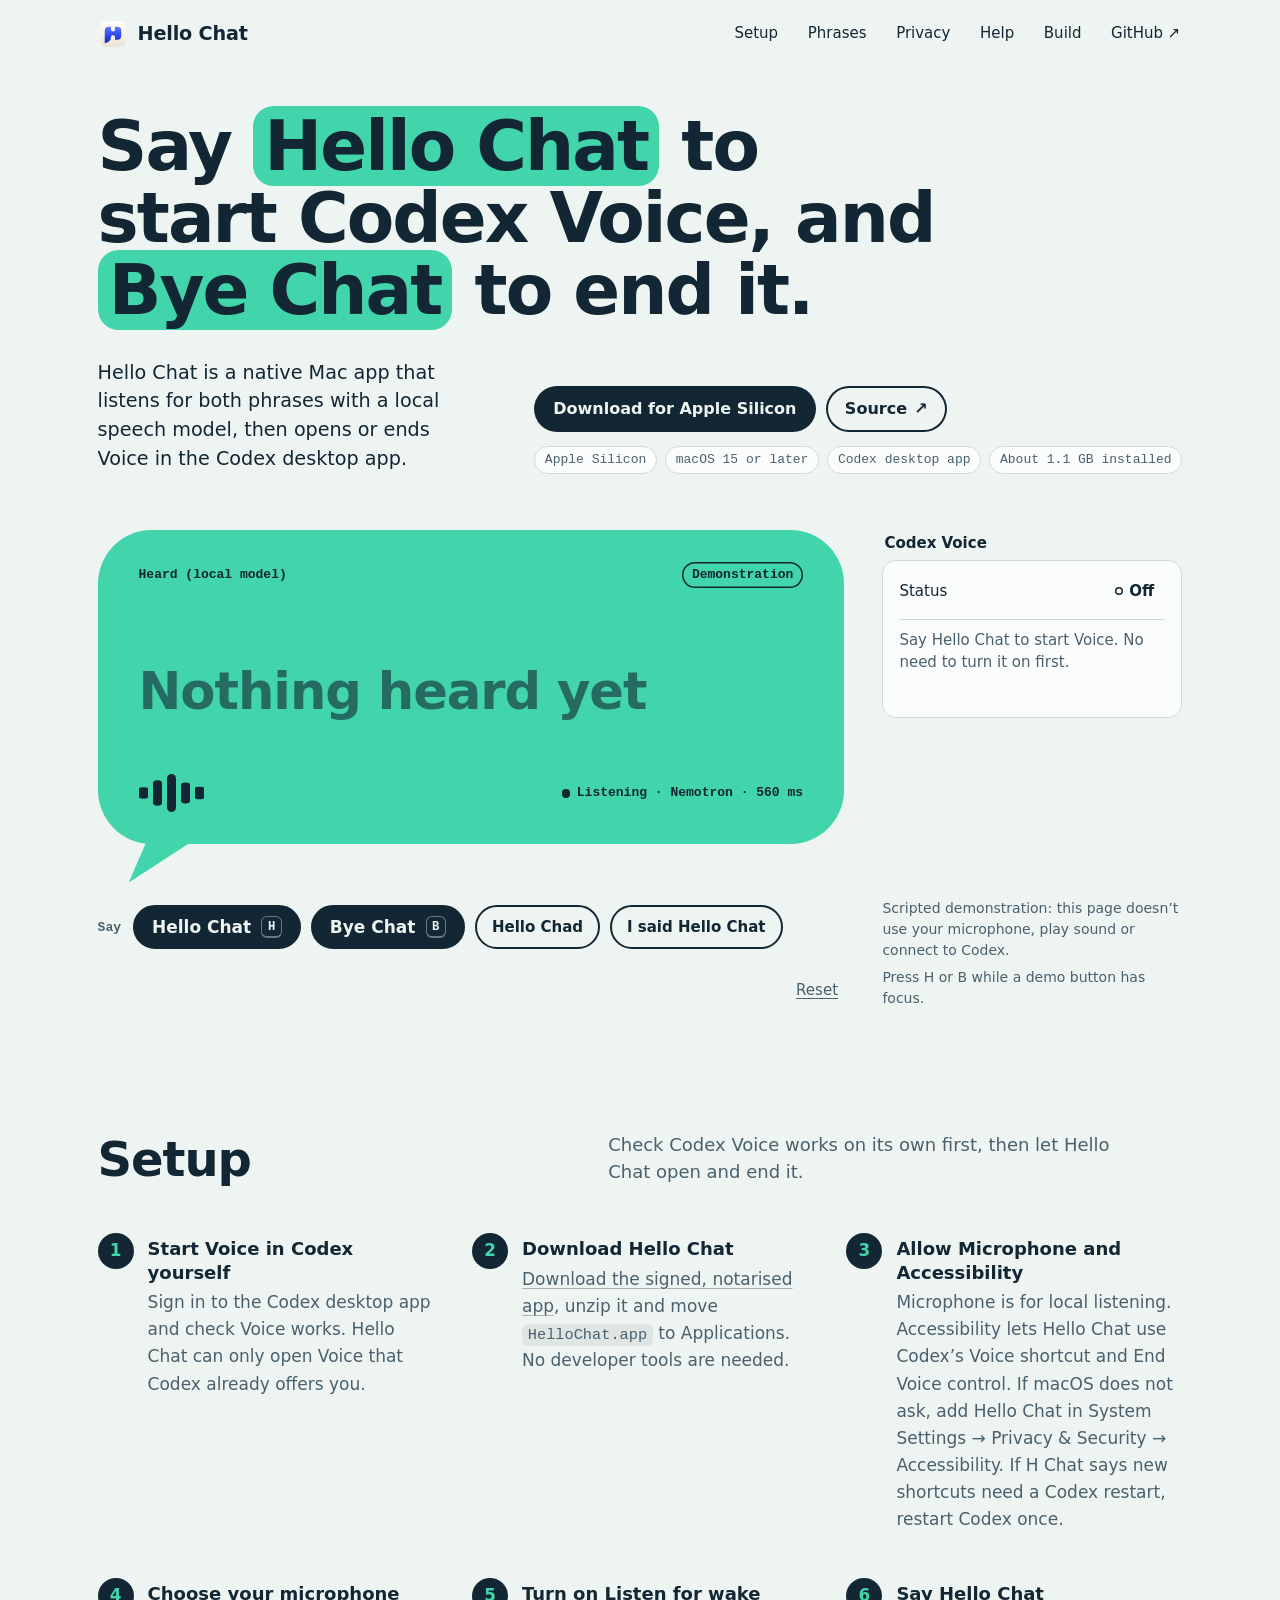
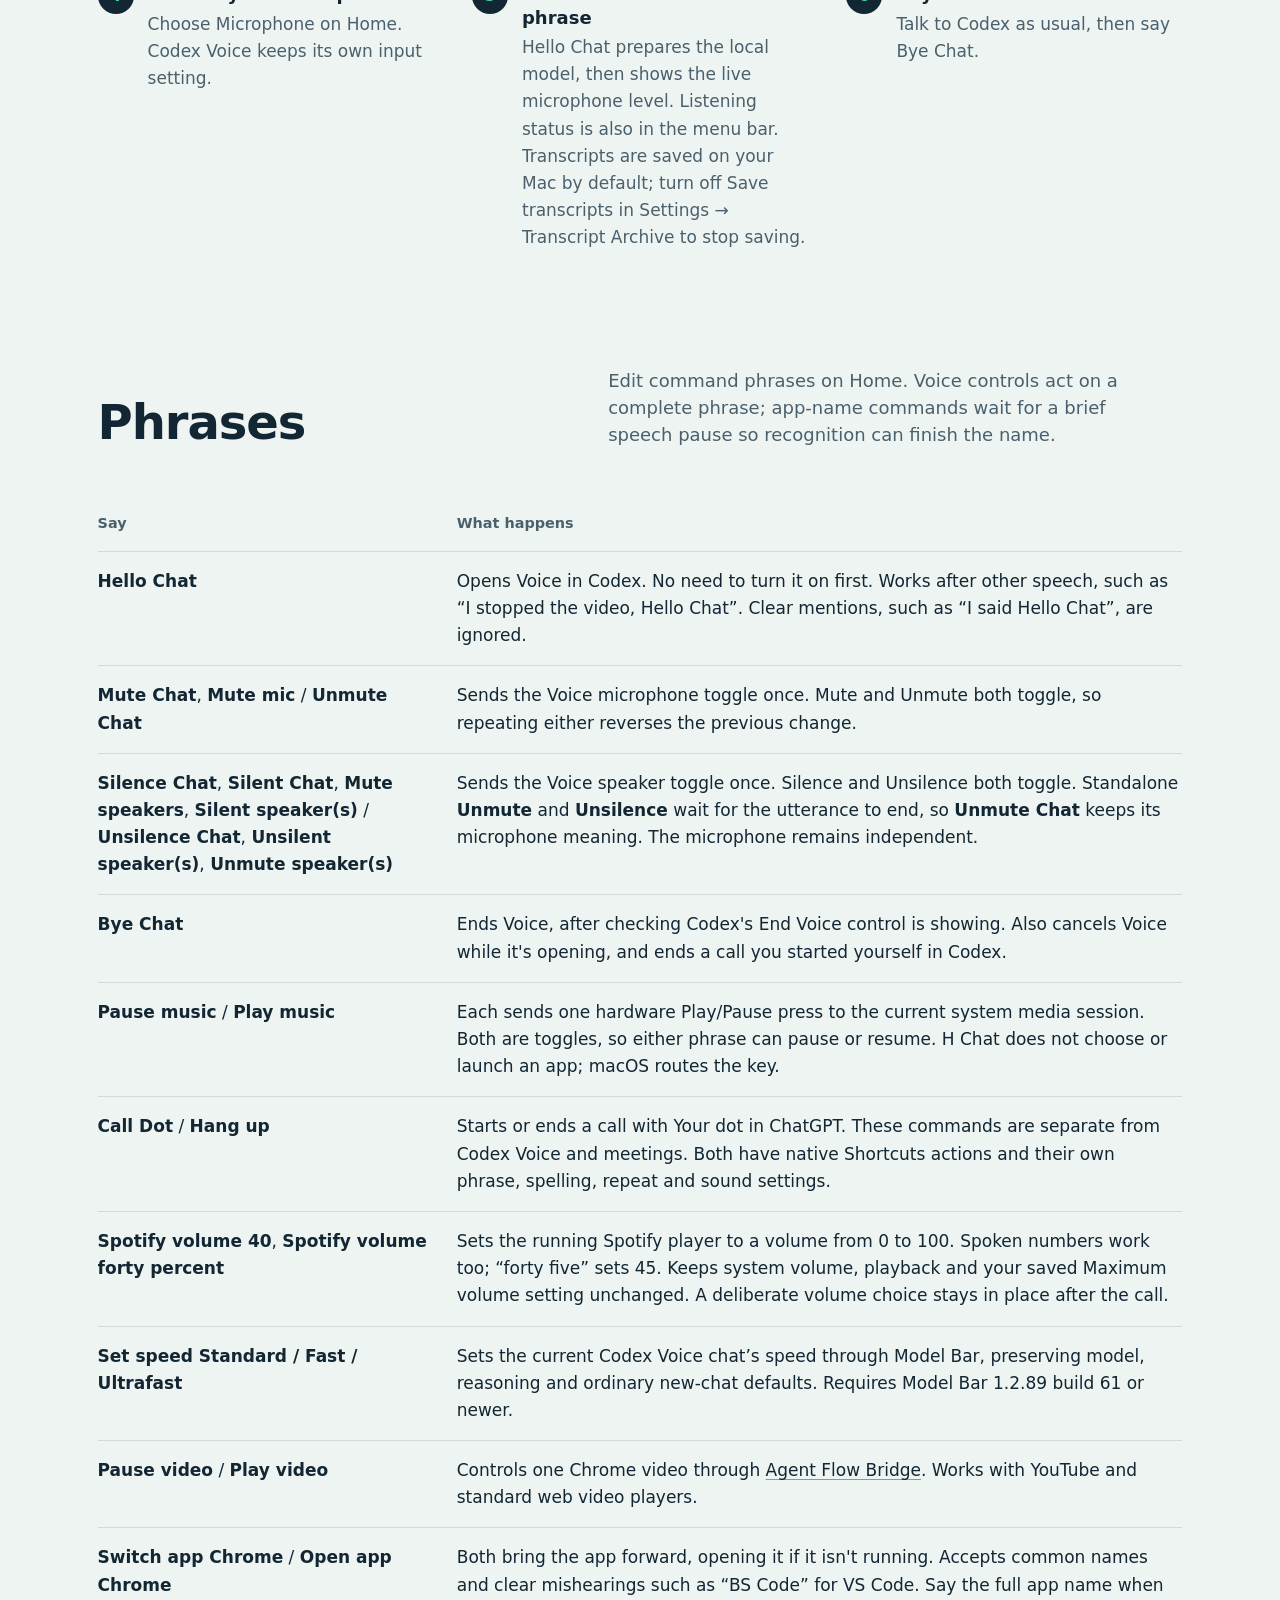
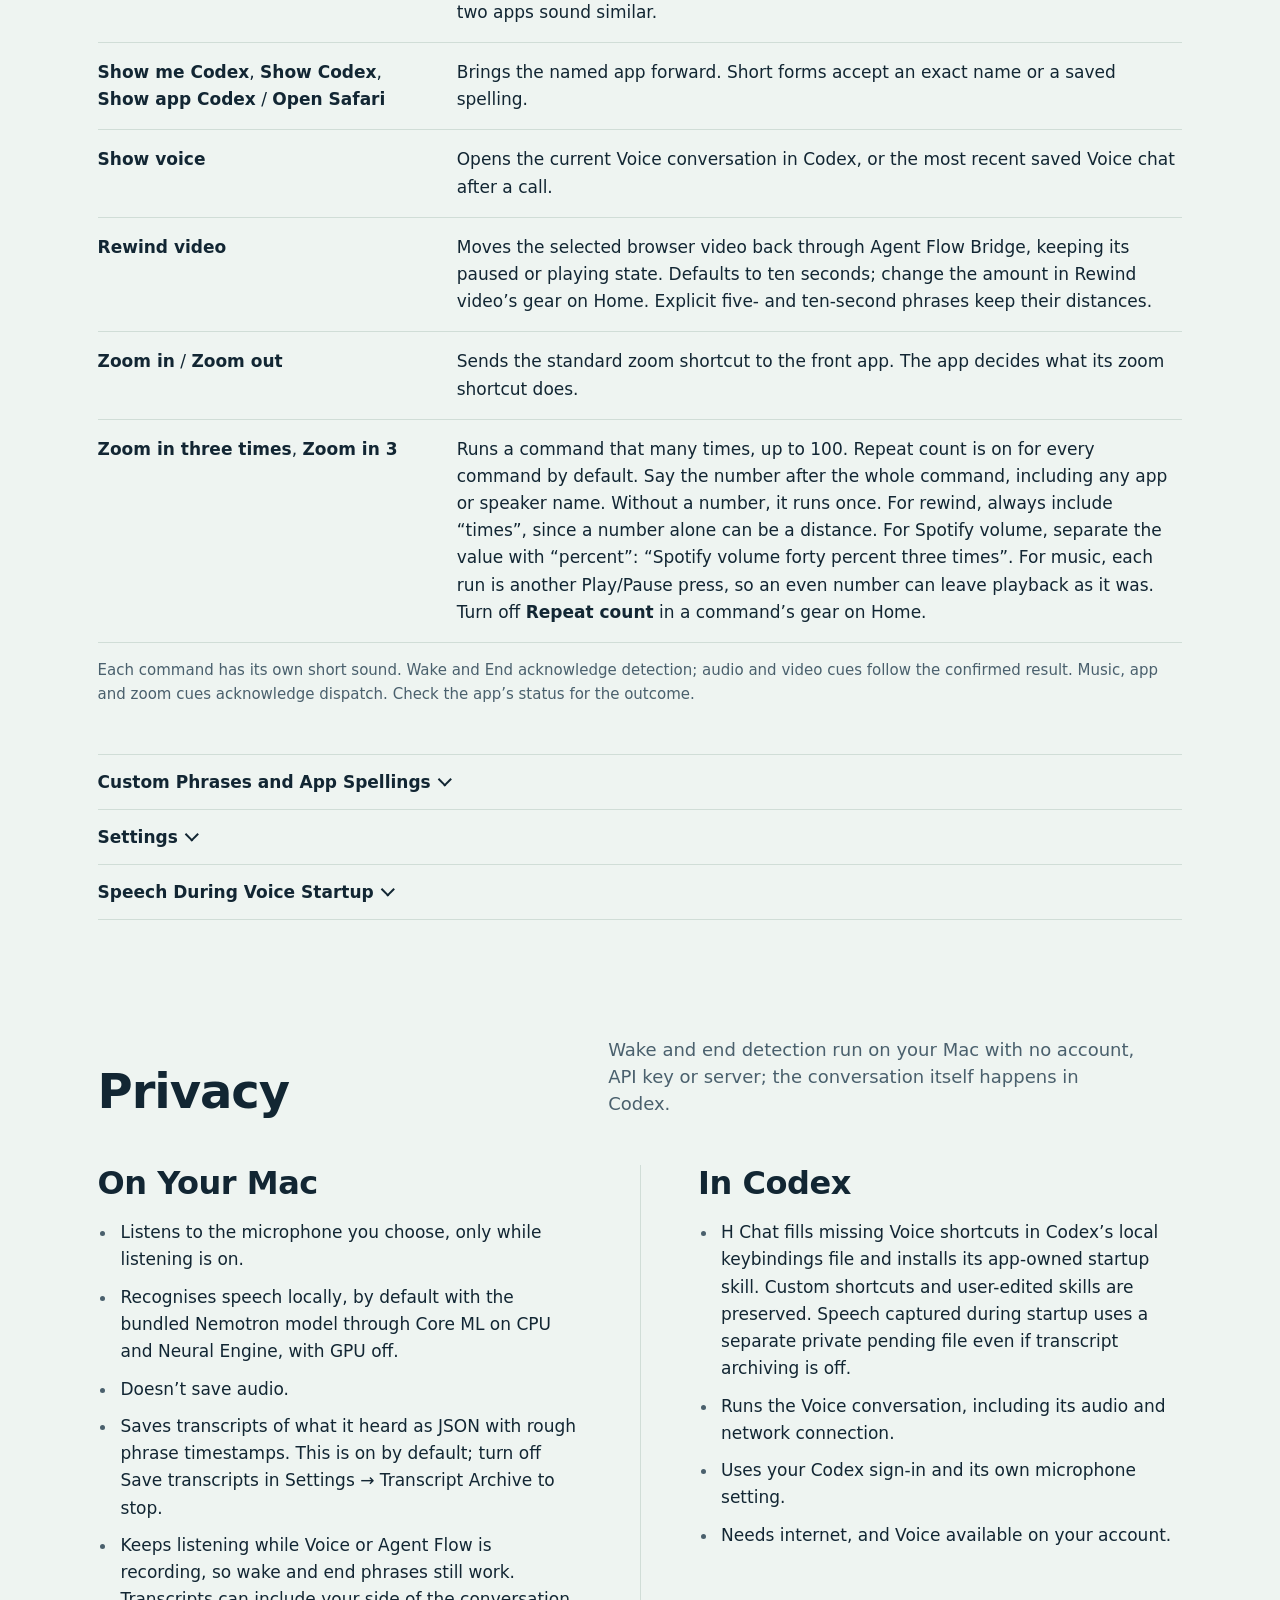
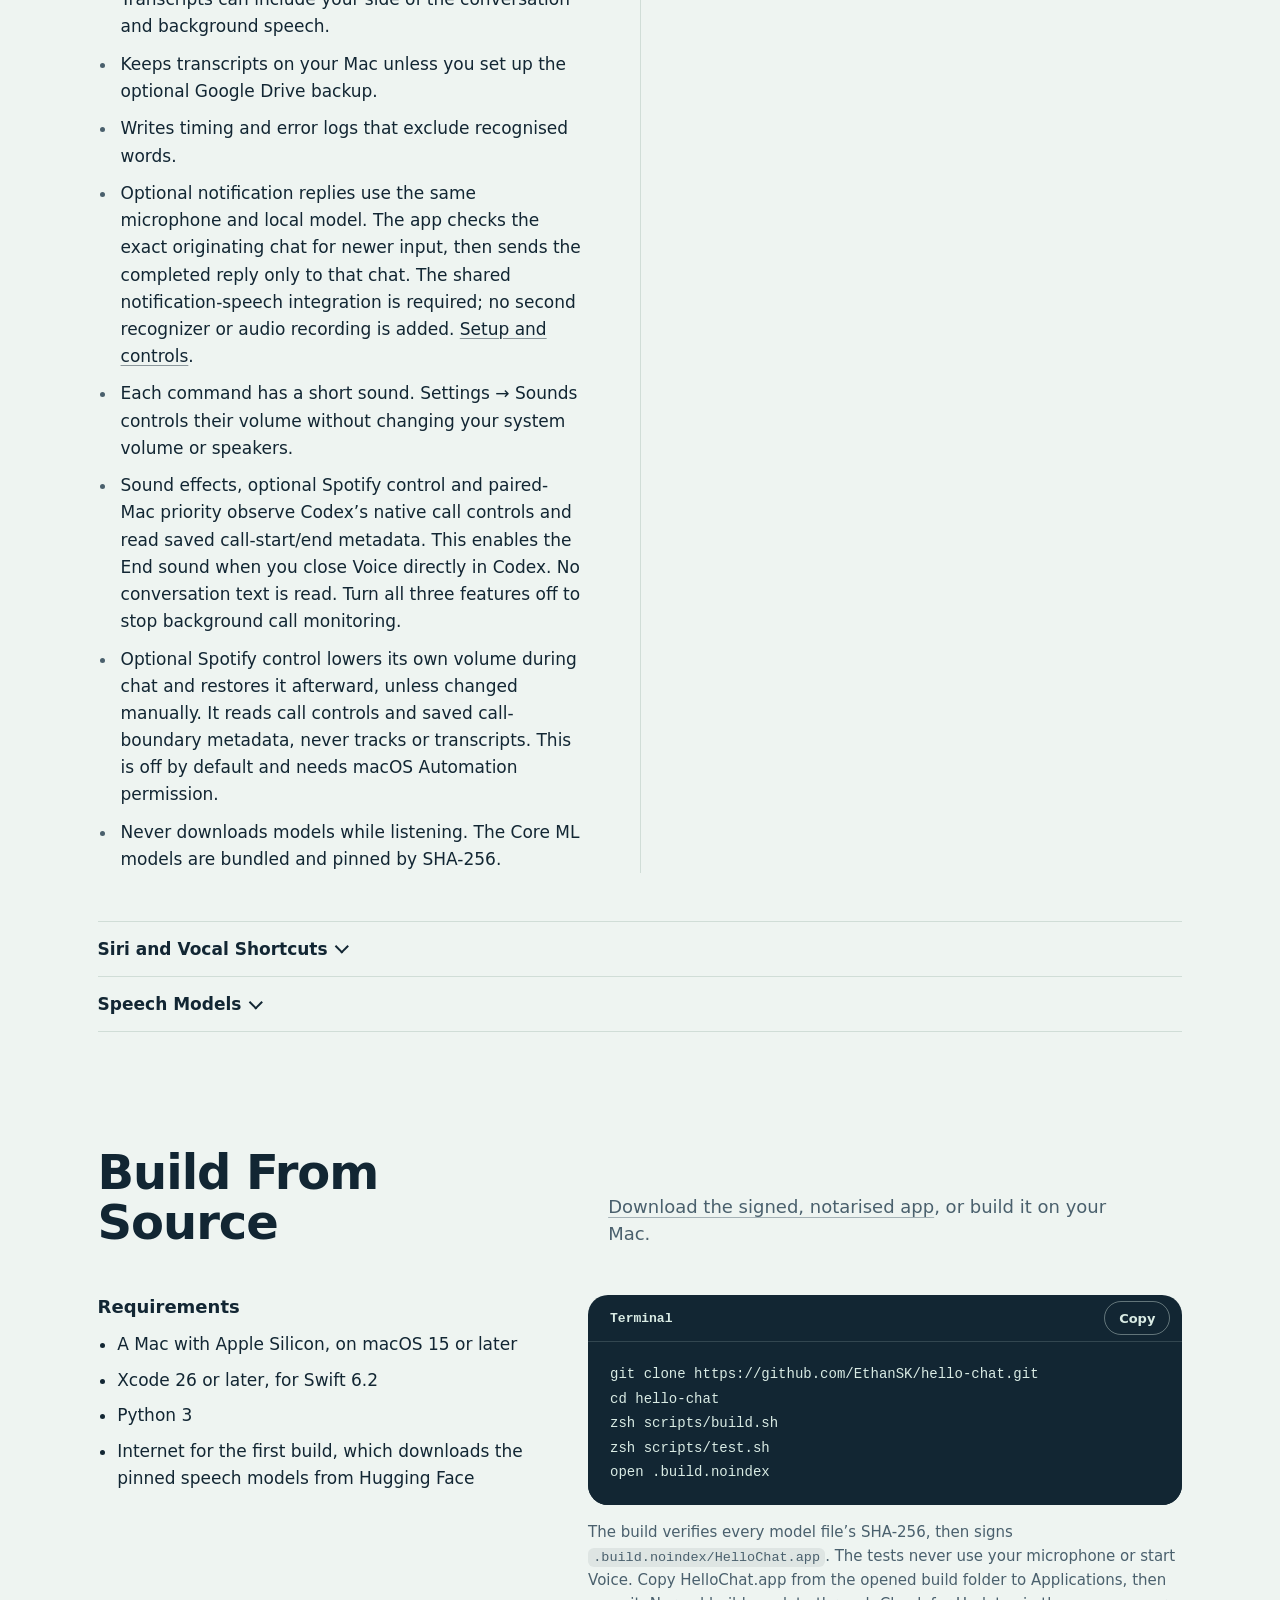
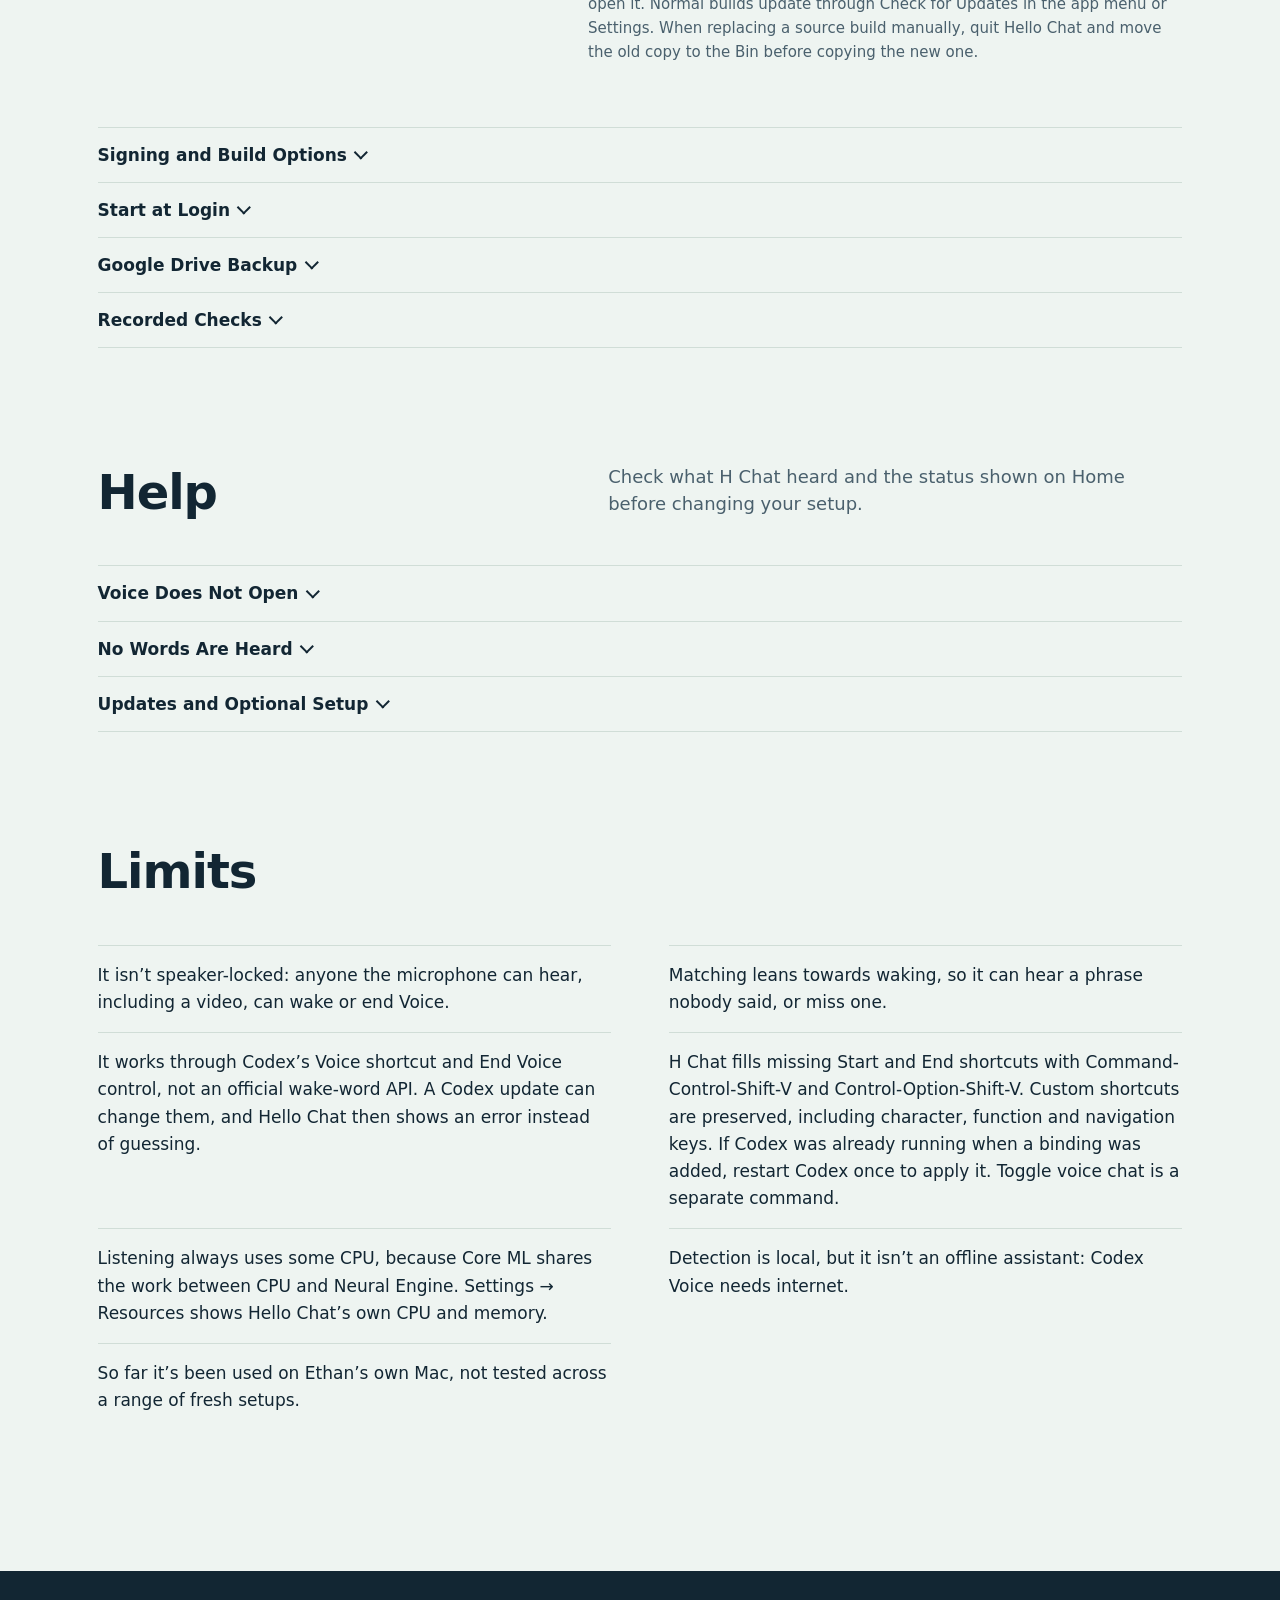
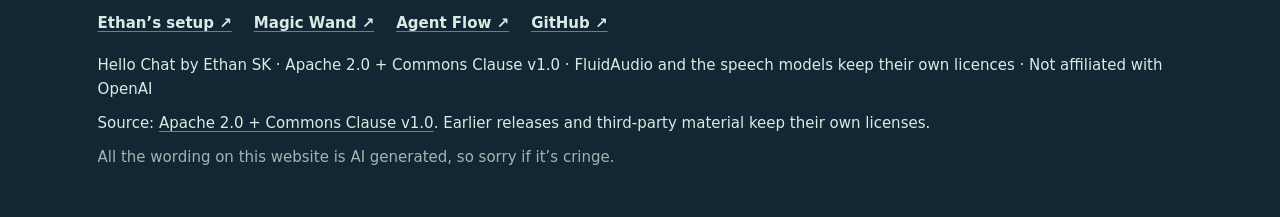
<file: docs/index.html>
<!DOCTYPE html>
<html lang="en-GB">
<head>
  <meta charset="utf-8">
  <meta name="viewport" content="width=device-width, initial-scale=1, viewport-fit=cover">
  <title>Hello Chat</title>
  <meta name="description" content="Say Hello Chat to start Codex Voice, and Bye Chat to end it. A native Mac app that hears both phrases with a local speech model.">
  <meta name="theme-color" content="#eef4f1">
  <meta name="color-scheme" content="light">
  <meta property="og:type" content="website">
  <meta property="og:site_name" content="Hello Chat">
  <meta property="og:title" content="Hello Chat">
  <meta property="og:description" content="Say Hello Chat to start Codex Voice, and Bye Chat to end it. A native Mac app that hears both phrases with a local speech model.">
  <meta property="og:url" content="https://ethansk.github.io/hello-chat/">
  <meta property="og:locale" content="en_GB">
  <meta property="og:image" content="https://ethansk.github.io/hello-chat/og.png?v=08cf58c55eed">
  <meta property="og:image:width" content="1200">
  <meta property="og:image:height" content="630">
  <meta property="og:image:alt" content="Hello Chat: Say Hello Chat to start Codex Voice, and Bye Chat to end it.">
  <meta name="twitter:card" content="summary_large_image">
  <meta name="twitter:title" content="Hello Chat">
  <meta name="twitter:description" content="Say Hello Chat to start Codex Voice, and Bye Chat to end it. A native Mac app that hears both phrases with a local speech model.">
  <meta name="twitter:image" content="https://ethansk.github.io/hello-chat/og.png?v=08cf58c55eed">
  <link rel="canonical" href="https://ethansk.github.io/hello-chat/">
  <link rel="icon" href="./icon.svg?v=48b868c9f8e2" type="image/svg+xml">
  <link rel="apple-touch-icon" href="./app-icon.png?v=42c96d409937">
  <link rel="manifest" href="./site.webmanifest?v=8848f0511f04">
  <link rel="stylesheet" href="./styles.css?v=803b363af338">
  <script src="./script.js?v=fcedaaccdd84" defer></script>
</head>
<body>
  <a class="skip-link" href="#main">Skip to content</a>

  <header class="topbar">
    <a class="brand" href="./"><img src="./icon.svg?v=48b868c9f8e2" width="30" height="30" alt="">Hello Chat</a>
    <nav class="topnav" aria-label="Sections">
      <a href="#setup">Setup</a>
      <a href="#phrases">Phrases</a>
      <a href="#privacy">Privacy</a>
      <a href="#help">Help</a>
      <a href="#build">Build</a>
      <a class="external" href="https://github.com/EthanSK/hello-chat">GitHub <span aria-hidden="true">↗</span></a>
    </nav>
  </header>

  <main id="main">
    <section class="hero" aria-labelledby="title">
      <div class="hero-head">
        <h1 id="title">Say <span class="phrase">Hello Chat</span> to start Codex Voice, and <span class="phrase">Bye Chat</span> to end it.</h1>
        <p class="lead">Hello Chat is a native Mac app that listens for both phrases with a local speech model, then opens or ends Voice in the Codex desktop app.</p>
        <div class="hero-actions">
          <p class="actions">
            <a class="button" href="https://github.com/EthanSK/hello-chat/releases/latest/download/HelloChat-macOS-arm64.zip">Download for Apple Silicon</a>
            <a class="button button-quiet" href="https://github.com/EthanSK/hello-chat">Source <span aria-hidden="true">↗</span></a>
          </p>
          <ul class="needs" aria-label="Requirements">
            <li>Apple Silicon</li>
            <li>macOS 15 or later</li>
            <li>Codex desktop app</li>
            <li>About 1.1 GB installed</li>
          </ul>
        </div>
      </div>

      <section class="demo" id="demo" data-voice="off" aria-labelledby="demo-title" aria-describedby="demo-boundary">
        <h2 class="sr-only" id="demo-title">Demonstration</h2>

        <div class="bubble speech">
          <div class="bubble-head">
            <p class="bubble-label">Heard (local model)</p>
            <p class="demo-tag">Demonstration</p>
          </div>
          <p class="heard" id="heard"><span class="heard-empty">Nothing heard yet</span></p>
          <p class="heard-note" id="heard-note"></p>
          <div class="bubble-foot">
            <div class="meter" id="meter" aria-hidden="true">
              <span></span><span></span><span></span><span></span><span></span>
            </div>
            <p class="cue" id="cue" aria-hidden="true"></p>
            <p class="listening"><span class="listen-dot" aria-hidden="true"></span>Listening · Nemotron · 560 ms</p>
          </div>
        </div>

        <section class="voice-panel" aria-labelledby="voice-title">
          <h3 class="form-title" id="voice-title">Codex Voice</h3>
          <div class="form-group">
            <p class="form-row"><span>Status</span><span class="status"><span class="status-dot" aria-hidden="true"></span><span id="voice-status">Off</span></span></p>
            <p class="form-note" id="voice-hint">Say Hello Chat to start Voice. No need to turn it on first.</p>
            <p class="form-note form-event" id="voice-event"></p>
          </div>
        </section>

        <div class="say" role="group" aria-labelledby="say-label">
          <span class="say-label" id="say-label">Say</span>
          <button type="button" class="say-button primary" data-say="hello" aria-keyshortcuts="H">Hello Chat <kbd aria-hidden="true">H</kbd></button>
          <button type="button" class="say-button primary" data-say="bye" aria-keyshortcuts="B">Bye Chat <kbd aria-hidden="true">B</kbd></button>
          <button type="button" class="say-button" data-say="alias">Hello Chad</button>
          <button type="button" class="say-button" data-say="mention">I said Hello Chat</button>
          <button type="button" class="reset" id="reset">Reset</button>
        </div>

        <div class="boundary" id="demo-boundary">
          <p>Scripted demonstration: this page doesn’t use your microphone, play sound or connect to Codex.</p>
          <p>Press H or B while a demo button has focus.</p>
          <noscript><p>Turn on JavaScript to try the demonstration.</p></noscript>
        </div>
        <p class="sr-only" id="announcer" aria-live="polite"></p>
      </section>
    </section>

    <section class="section" id="setup" aria-labelledby="setup-title">
      <div class="section-head">
        <h2 id="setup-title">Setup</h2>
        <p class="section-lead">Check Codex Voice works on its own first, then let Hello Chat open and end it.</p>
      </div>
      <ol class="steps">
        <li>
          <span class="step-num">1</span>
          <p class="step-title">Start Voice in Codex yourself</p>
          <p class="step-text">Sign in to the Codex desktop app and check Voice works. Hello Chat can only open Voice that Codex already offers you.</p>
        </li>
        <li>
          <span class="step-num">2</span>
          <p class="step-title">Download Hello Chat</p>
          <p class="step-text"><a href="https://github.com/EthanSK/hello-chat/releases/latest">Download the signed, notarised app</a>, unzip it and move <code>HelloChat.app</code> to Applications. No developer tools are needed.</p>
        </li>
        <li>
          <span class="step-num">3</span>
          <p class="step-title">Allow Microphone and Accessibility</p>
          <p class="step-text">Microphone is for local listening. Accessibility lets Hello Chat use Codex’s Voice shortcut and End Voice control. If macOS does not ask, add Hello Chat in System Settings → Privacy &amp; Security → Accessibility. If H Chat says new shortcuts need a Codex restart, restart Codex once.</p>
        </li>
        <li>
          <span class="step-num">4</span>
          <p class="step-title">Choose your microphone</p>
          <p class="step-text">Choose Microphone on Home. Codex Voice keeps its own input setting.</p>
        </li>
        <li>
          <span class="step-num">5</span>
          <p class="step-title">Turn on Listen for wake phrase</p>
          <p class="step-text">Hello Chat prepares the local model, then shows the live microphone level. Listening status is also in the menu bar. Transcripts are saved on your Mac by default; turn off Save transcripts in Settings → Transcript Archive to stop saving.</p>
        </li>
        <li>
          <span class="step-num">6</span>
          <p class="step-title">Say Hello Chat</p>
          <p class="step-text">Talk to Codex as usual, then say Bye Chat.</p>
        </li>
      </ol>
    </section>

    <section class="section" id="phrases" aria-labelledby="phrases-title">
      <div class="section-head">
        <h2 id="phrases-title">Phrases</h2>
        <p class="section-lead">Edit command phrases on Home. Voice controls act on a complete phrase; app-name commands wait for a brief speech pause so recognition can finish the name.</p>
      </div>
      <!-- README:commands:start -->
<div class="reference-scroll"><table class="reference-table"><thead><tr><th scope="col">Say</th><th scope="col">What happens</th></tr></thead><tbody>
<tr><td><strong>Hello Chat</strong></td><td>Opens Voice in Codex. No need to turn it on first. Works after other speech, such as “I stopped the video, Hello Chat”. Clear mentions, such as “I said Hello Chat”, are ignored.</td></tr>
<tr><td><strong>Mute Chat</strong>, <strong>Mute mic</strong> / <strong>Unmute Chat</strong></td><td>Sends the Voice microphone toggle once. Mute and Unmute both toggle, so repeating either reverses the previous change.</td></tr>
<tr><td><strong>Silence Chat</strong>, <strong>Silent Chat</strong>, <strong>Mute speakers</strong>, <strong>Silent speaker(s)</strong> / <strong>Unsilence Chat</strong>, <strong>Unsilent speaker(s)</strong>, <strong>Unmute speaker(s)</strong></td><td>Sends the Voice speaker toggle once. Silence and Unsilence both toggle. Standalone <strong>Unmute</strong> and <strong>Unsilence</strong> wait for the utterance to end, so <strong>Unmute Chat</strong> keeps its microphone meaning. The microphone remains independent.</td></tr>
<tr><td><strong>Bye Chat</strong></td><td>Ends Voice, after checking Codex&#x27;s End Voice control is showing. Also cancels Voice while it&#x27;s opening, and ends a call you started yourself in Codex.</td></tr>
<tr><td><strong>Pause music</strong> / <strong>Play music</strong></td><td>Each sends one hardware Play/Pause press to the current system media session. Both are toggles, so either phrase can pause or resume. H Chat does not choose or launch an app; macOS routes the key.</td></tr>
<tr><td><strong>Call Dot</strong> / <strong>Hang up</strong></td><td>Starts or ends a call with Your dot in ChatGPT. These commands are separate from Codex Voice and meetings. Both have native Shortcuts actions and their own phrase, spelling, repeat and sound settings.</td></tr>
<tr><td><strong>Spotify volume 40</strong>, <strong>Spotify volume forty percent</strong></td><td>Sets the running Spotify player to a volume from 0 to 100. Spoken numbers work too; “forty five” sets 45. Keeps system volume, playback and your saved Maximum volume setting unchanged. A deliberate volume choice stays in place after the call.</td></tr>
<tr><td><strong>Set speed Standard / Fast / Ultrafast</strong></td><td>Sets the current Codex Voice chat’s speed through Model Bar, preserving model, reasoning and ordinary new-chat defaults. Requires Model Bar 1.2.89 build 61 or newer.</td></tr>
<tr><td><strong>Pause video</strong> / <strong>Play video</strong></td><td>Controls one Chrome video through <a href="https://github.com/EthanSK/AgentFlow/tree/main/companions/youtube-bridge#install">Agent Flow Bridge</a>. Works with YouTube and standard web video players.</td></tr>
<tr><td><strong>Switch app Chrome</strong> / <strong>Open app Chrome</strong></td><td>Both bring the app forward, opening it if it isn&#x27;t running. Accepts common names and clear mishearings such as “BS Code” for VS Code. Say the full app name when two apps sound similar.</td></tr>
<tr><td><strong>Show me Codex</strong>, <strong>Show Codex</strong>, <strong>Show app Codex</strong> / <strong>Open Safari</strong></td><td>Brings the named app forward. Short forms accept an exact name or a saved spelling.</td></tr>
<tr><td><strong>Show voice</strong></td><td>Opens the current Voice conversation in Codex, or the most recent saved Voice chat after a call.</td></tr>
<tr><td><strong>Rewind video</strong></td><td>Moves the selected browser video back through Agent Flow Bridge, keeping its paused or playing state. Defaults to ten seconds; change the amount in Rewind video’s gear on Home. Explicit five- and ten-second phrases keep their distances.</td></tr>
<tr><td><strong>Zoom in</strong> / <strong>Zoom out</strong></td><td>Sends the standard zoom shortcut to the front app. The app decides what its zoom shortcut does.</td></tr>
<tr><td><strong>Zoom in three times</strong>, <strong>Zoom in 3</strong></td><td>Runs a command that many times, up to 100. Repeat count is on for every command by default. Say the number after the whole command, including any app or speaker name. Without a number, it runs once. For rewind, always include “times”, since a number alone can be a distance. For Spotify volume, separate the value with “percent”: “Spotify volume forty percent three times”. For music, each run is another Play/Pause press, so an even number can leave playback as it was. Turn off <strong>Repeat count</strong> in a command’s gear on Home.</td></tr>
</tbody></table></div>
<!-- README:commands:end -->
      <p class="fine">Each command has its own short sound. Wake and End acknowledge detection; audio and video cues follow the confirmed result. Music, app and zoom cues acknowledge dispatch. Check the app’s status for the outcome.</p>
      <details class="more">
        <summary>Custom Phrases and App Spellings</summary>
        <div class="more-body">
          <p>Each command’s gear on Home opens its settings and spellings. App spellings is inside Switch app. <a href="https://github.com/EthanSK/hello-chat#in-the-app">Read the in-app editing guide</a>.</p>
          <p>For conversation about the app, use H Chat and B Chat. They are discussion names, not extra commands. Anyone or anything the microphone hears can still issue a real command.</p>
        </div>
      </details>
      <details class="more">
        <summary>Settings</summary>
        <div class="more-body">
          <p>Open Settings with the gear button or Command-comma. Resize either window normally; View → Zoom In, Zoom Out and Actual Size control the interface size.</p>
<!-- README:settings:start -->
<div class="reference-scroll"><table class="reference-table"><thead><tr><th scope="col">Section</th><th scope="col">Contents</th></tr></thead><tbody>
<tr><td>Notification Replies</td><td>Optional spoken replies after Codex notifications. <strong>Enabled</strong> uses the existing speech model and microphone. Edit <strong>Reply</strong>, <strong>End reply</strong> and <strong>Cancel reply</strong> spellings here.</td></tr>
<tr><td>Automatic Listening</td><td><strong>Listen automatically when docked</strong>, off by default. Starts listening 2 minutes after connecting power and an external display. Unplug either to stop automatic listening. Turning listening on yourself works with any display setup and stays on across restarts.</td></tr>
<tr><td>Recognition</td><td><strong>Alternate spellings for default phrases</strong> and <strong>Check speech recognition</strong>. Phrase and microphone editors are on Home.</td></tr>
<tr><td>Disabled Commands</td><td>Turn a Home command off with <strong>Enabled</strong> in its gear. It stops matching and leaves Home. Open the same gear here to turn it back on; phrases, spellings, sounds, repeat choices and values are kept. Commands are enabled by default. Menu actions, buttons and Shortcuts remain available.</td></tr>
<tr><td>Resources</td><td>Hello Chat&#x27;s own CPU and memory, and Core ML&#x27;s estimated encoder placement.</td></tr>
<tr><td>Sounds</td><td><strong>Sound effects</strong> (on by default), <strong>Volume</strong>, and a preview button for each phrase&#x27;s short sound. Volume changes only H Chat&#x27;s cues.</td></tr>
<tr><td>Spotify</td><td><strong>Lower volume during chat</strong>, off by default. Requires permission to control Spotify.</td></tr>
<tr><td>Transcript Archive</td><td><strong>Save transcripts</strong> (on by default), the archive location, and this Mac’s optional backup configuration.</td></tr>
<tr><td>Updates</td><td><strong>Check for Updates…</strong>, automatic checking and automatic downloads on release-configured builds.</td></tr>
<tr><td>Diagnostics</td><td>Timing, errors and startup request/revision metadata, which exclude recognised words.</td></tr>
<tr><td>Appearance</td><td><strong>Bring Home forward when a phrase is heard</strong> is on by default. Detected commands raise Home without taking keyboard focus from the app you’re using. <strong>Open H Chat windows on</strong> remembers your display choice and uses an available display when disconnected. Zoom starts at 100%. <strong>View → Zoom In / Zoom Out / Actual Size</strong> works too.</td></tr>
</tbody></table></div>
<!-- README:settings:end -->
        </div>
      </details>
      <details class="more">
        <summary>Speech During Voice Startup</summary>
        <div class="more-body">
          <p>H Chat keeps the opening words it hears while a new Voice call connects in a private local file. App startup installs its own Codex skill to read that file once. It preserves user-edited or conflicting skills.</p>
          <p>The new local Voice coordinator needs a work turn to read the file. Installing the skill does not make the conversational model wait for it before replying. H Chat does not paste into the composer or switch chats. <a href="https://github.com/EthanSK/hello-chat#in-the-app">Read the capture and recovery details</a>.</p>
        </div>
      </details>
    </section>

    <section class="section" id="privacy" aria-labelledby="privacy-title">
      <div class="section-head">
        <h2 id="privacy-title">Privacy</h2>
        <p class="section-lead">Wake and end detection run on your Mac with no account, API key or server; the conversation itself happens in Codex.</p>
      </div>
      <div class="pair">
        <div class="pair-col">
          <h3>On Your Mac</h3>
          <ul>
            <li>Listens to the microphone you choose, only while listening is on.</li>
            <li>Recognises speech locally, by default with the bundled Nemotron model through Core ML on CPU and Neural Engine, with GPU off.</li>
            <li>Doesn’t save audio.</li>
            <li>Saves transcripts of what it heard as JSON with rough phrase timestamps. This is on by default; turn off Save transcripts in Settings → Transcript Archive to stop.</li>
            <li>Keeps listening while Voice or Agent Flow is recording, so wake and end phrases still work. Transcripts can include your side of the conversation and background speech.</li>
            <li>Keeps transcripts on your Mac unless you set up the optional Google Drive backup.</li>
            <li>Writes timing and error logs that exclude recognised words.</li>
            <li>Optional notification replies use the same microphone and local model. The app checks the exact originating chat for newer input, then sends the completed reply only to that chat. The shared notification-speech integration is required; no second recognizer or audio recording is added. <a href="https://github.com/EthanSK/hello-chat#notification-replies">Setup and controls</a>.</li>
            <li>Each command has a short sound. Settings → Sounds controls their volume without changing your system volume or speakers.</li>
            <li>Sound effects, optional Spotify control and paired-Mac priority observe Codex’s native call controls and read saved call-start/end metadata. This enables the End sound when you close Voice directly in Codex. No conversation text is read. Turn all three features off to stop background call monitoring.</li>
            <li>Optional Spotify control lowers its own volume during chat and restores it afterward, unless changed manually. It reads call controls and saved call-boundary metadata, never tracks or transcripts. This is off by default and needs macOS Automation permission.</li>
            <li>Never downloads models while listening. The Core ML models are bundled and pinned by SHA-256.</li>
          </ul>
        </div>
        <span class="pair-rule" aria-hidden="true"></span>
        <div class="pair-col">
          <h3>In Codex</h3>
          <ul>
            <li>H Chat fills missing Voice shortcuts in Codex’s local keybindings file and installs its app-owned startup skill. Custom shortcuts and user-edited skills are preserved. Speech captured during startup uses a separate private pending file even if transcript archiving is off.</li>
            <li>Runs the Voice conversation, including its audio and network connection.</li>
            <li>Uses your Codex sign-in and its own microphone setting.</li>
            <li>Needs internet, and Voice available on your account.</li>
          </ul>
        </div>
      </div>

      <details class="more">
        <summary>Siri and Vocal Shortcuts</summary>
        <div class="more-body">
          <p>Apple’s Shortcuts app includes eight Hello Chat actions: start, end, microphone mute and unmute, speaker silence and restore, Set Voice to Ultrafast, and read-only chat status. They use the same native Codex controls. Starting through a shortcut does not turn local listening on.</p>
          <p>Set Voice to Ultrafast is also in Settings and the menu bar. It selects Ultrafast for the current local Voice chat’s next turn, keeping its model, reasoning and draft. It needs one unambiguous chat pane and does not change new-chat defaults.</p>
          <p>On a supported Mac, Accessibility → Vocal Shortcuts can connect a phrase trained with your own voice to an action or saved shortcut. Apple processes that recognition on the device. Setup is optional and does not switch off Hello Chat’s existing detector. Compare them separately before enabling a replacement.</p>
          <p class="fine">Fixed phrases do not replace variable app names, continuous transcripts or startup speech capture. Accuracy and power use versus Nemotron are unmeasured. <a href="https://support.apple.com/en-mt/guide/mac-help/mchlf4548bb6/27/mac/27">Apple’s setup guide</a></p>
        </div>
      </details>

      <details class="more">
        <summary>Speech Models</summary>
        <div class="more-body">
          <p>Choose one with Speech model in the main window. All four run on your Mac. The three Core ML models are bundled, so the app is about 1.09 GB.</p>
          <dl class="models">
            <dt>Nemotron · 560 ms</dt>
            <dd>The default: NVIDIA’s larger Nemotron Speech Streaming 0.6B model, run locally through Core ML and FluidAudio 0.17.7.</dd>
            <dt>Parakeet EOU · 320 ms</dt>
            <dd>NVIDIA’s Parakeet Realtime EOU 120M, converted to Core ML by Fluid Inference.</dd>
            <dt>Parakeet EOU · 160 ms</dt>
            <dd>Lower latency. It missed more words in earlier recorded checks.</dd>
            <dt>Apple Speech · local</dt>
            <dd>macOS 26 only, using English speech assets already installed on your Mac. Apple doesn’t expose where it runs, so Neural Engine use is unverified. If the assets are missing, Hello Chat shows an error instead of downloading them.</dd>
          </dl>
          <p class="fine">The Core ML models need a Neural Engine. Before listening, Hello Chat checks that Core ML’s compute plan puts most of the encoder there. That’s an estimate, not measured use, and the CPU still does part of the work.</p>
        </div>
      </details>
    </section>

    <section class="section" id="build" aria-labelledby="build-title">
      <div class="section-head">
        <h2 id="build-title">Build From Source</h2>
        <p class="section-lead"><a href="https://github.com/EthanSK/hello-chat/releases/latest">Download the signed, notarised app</a>, or build it on your Mac.</p>
      </div>
      <div class="build-grid">
        <div>
          <h3>Requirements</h3>
          <ul class="need-list">
            <li>A Mac with Apple Silicon, on macOS 15 or later</li>
            <li>Xcode 26 or later, for Swift 6.2</li>
            <li>Python 3</li>
            <li>Internet for the first build, which downloads the pinned speech models from Hugging Face</li>
          </ul>
        </div>
        <div>
          <div class="code-block">
            <div class="code-head">
              <span>Terminal</span>
              <button type="button" class="copy" data-copy="build-commands" hidden>Copy</button>
            </div>
            <pre class="code"><code id="build-commands">git clone https://github.com/EthanSK/hello-chat.git
cd hello-chat
zsh scripts/build.sh
zsh scripts/test.sh
open .build.noindex</code></pre>
          </div>
          <p class="fine">The build verifies every model file’s SHA-256, then signs <code>.build.noindex/HelloChat.app</code>. The tests never use your microphone or start Voice. Copy HelloChat.app from the opened build folder to Applications, then open it. Normal builds update through Check for Updates in the app menu or Settings. When replacing a source build manually, quit Hello Chat and move the old copy to the Bin before copying the new one.</p>
        </div>
      </div>

      <details class="more">
        <summary>Signing and Build Options</summary>
        <div class="more-body">
          <p>The build signs with your first Developer ID Application certificate, or ad-hoc when there isn’t one. Set <code>HELLOCHAT_SIGNING_IDENTITY</code> to pick another identity. macOS ties Microphone and Accessibility permission to the signature, so with ad-hoc signing it may ask again after a rebuild.</p>
          <p>Source builds use the public updater by default. An update from an ad-hoc signature to the public Developer ID may need fresh microphone or Accessibility permission. Remove the production public key only if you want a separate development build without updates.</p>
          <p>Set <code>HELLOCHAT_BUILD_DIR</code> to an absolute path to put all build output, models and test executables somewhere else.</p>
        </div>
      </details>
      <details class="more">
        <summary>Start at Login</summary>
        <div class="more-body">
          <p>Quit Hello Chat, then run <code>python3 scripts/install-startup.py</code>. It adds a LaunchAgent that opens <code>/Applications/HelloChat.app</code> at login and reopens it after a crash. Quit still quits.</p>
        </div>
      </details>
      <details class="more">
        <summary>Google Drive Backup</summary>
        <div class="more-body">
          <p>Optional and separate from the app. <code>scripts/install-transcript-backup.py</code> installs a daily LaunchAgent that copies one JSON snapshot per changed day to Google Drive while your Mac is on power. It needs <a href="https://rclone.org/drive/">rclone</a> with your own Google Drive remote, and never uploads audio or deletes remote files.</p>
          <pre class="code"><code>python3 scripts/install-transcript-backup.py --install \
  --rclone-config /path/to/rclone.conf \
  --destination 'remote:HelloChat Backup/Transcripts'</code></pre>
          <p class="fine">Run it without <code>--install</code> to print the LaunchAgent first.</p>
        </div>
      </details>
      <details class="more">
        <summary>Recorded Checks</summary>
        <div class="more-body">
          <p><code>.build.noindex/HelloChat.app/Contents/MacOS/HelloChat --check-speech</code> runs the bundled test recordings through the real model and matcher. Add <code>--model parakeet160</code>, <code>nemotron560</code> or <code>appleLocal</code> to try another model. Settings → Recognition → Check speech recognition does the same from the app.</p>
          <p class="fine">These use fixed recordings, so they don’t show how well it hears you in your room.</p>
        </div>
      </details>
    </section>

    <section class="section" id="help" aria-labelledby="help-title">
      <div class="section-head">
        <h2 id="help-title">Help</h2>
        <p class="section-lead">Check what H Chat heard and the status shown on Home before changing your setup.</p>
      </div>
      <details class="more">
        <summary>Voice Does Not Open</summary>
        <div class="more-body">
          <p>After your current call ends, test the configured Voice chat hotkey in the same Codex or ChatGPT presentation. If it also fails manually, check native Voice availability and shortcut registration. H Chat cannot enable Voice for your account.</p>
          <p>H Chat preserves existing shortcuts. Newly saved bindings may need a Codex restart; Home shows that notice. Keep Start, End and Toggle voice chat separate. <a href="https://github.com/EthanSK/hello-chat#how-codex-control-works">Shortcut and presentation details</a>.</p>
        </div>
      </details>
      <details class="more">
        <summary>No Words Are Heard</summary>
        <div class="more-body">
          <p>Check Home’s listening status, microphone choice and level bar. System default follows your Mac’s input; Codex Voice has its own microphone setting. Automatic listening is optional and waits 2 minutes after power and an external display connect. You can turn listening on yourself immediately.</p>
          <p>Check Microphone and Accessibility in System Settings → Privacy &amp; Security. Settings → Recognition → Check speech recognition uses bundled recordings, so it checks the local pipeline without starting Voice. It does not test your microphone or room.</p>
        </div>
      </details>
      <details class="more">
        <summary>Updates and Optional Setup</summary>
        <div class="more-body">
          <p>Release builds have Check for Updates in the app menu and Settings, with automatic checking and downloads. Update installation waits for H Chat’s own work, then restarts the helper without ending an independent Codex call or Agent Flow recording.</p>
          <p>Start at Login and Google Drive backup are optional scripts in the source repository; they are not installed automatically with the download. Paired-Mac Voice priority also needs manual setup and Agent Bridge. <a href="https://github.com/EthanSK/hello-chat#paired-macs-and-codex-voice">Pairing instructions</a>.</p>
          <p><a href="https://github.com/EthanSK/hello-chat/issues">Report an issue</a> with your app version, macOS version, selected model and the error shown. Keep private transcripts out of public reports.</p>
        </div>
      </details>
    </section>

    <section class="section" id="limits" aria-labelledby="limits-title">
      <div class="section-head">
        <h2 id="limits-title">Limits</h2>
      </div>
      <ul class="limit-list">
        <li>It isn’t speaker-locked: anyone the microphone can hear, including a video, can wake or end Voice.</li>
        <li>Matching leans towards waking, so it can hear a phrase nobody said, or miss one.</li>
        <li>It works through Codex’s Voice shortcut and End Voice control, not an official wake-word API. A Codex update can change them, and Hello Chat then shows an error instead of guessing.</li>
        <li>H Chat fills missing Start and End shortcuts with Command-Control-Shift-V and Control-Option-Shift-V. Custom shortcuts are preserved, including character, function and navigation keys. If Codex was already running when a binding was added, restart Codex once to apply it. Toggle voice chat is a separate command.</li>
        <li>Listening always uses some CPU, because Core ML shares the work between CPU and Neural Engine. Settings → Resources shows Hello Chat’s own CPU and memory.</li>
        <li>Detection is local, but it isn’t an offline assistant: Codex Voice needs internet.</li>
        <li>So far it’s been used on Ethan’s own Mac, not tested across a range of fresh setups.</li>
      </ul>
    </section>
  </main>

  <footer class="footer">
    <div class="footer-inner">
      <p class="footer-links">
        <a href="https://ethansk.github.io/ethan-setup/">Ethan’s setup <span aria-hidden="true">↗</span></a>
        <a href="https://ethansk.github.io/magic-wand/">Magic Wand <span aria-hidden="true">↗</span></a>
        <a href="https://ethansk.github.io/AgentFlow/">Agent Flow <span aria-hidden="true">↗</span></a>
        <a href="https://github.com/EthanSK/hello-chat">GitHub <span aria-hidden="true">↗</span></a>
      </p>
      <p>Hello Chat by Ethan SK · Apache 2.0 + Commons Clause v1.0 · FluidAudio and the speech models keep their own licences · Not affiliated with OpenAI</p>
      <p>Source: <a href="https://github.com/EthanSK/hello-chat/blob/main/LICENSE">Apache 2.0 + Commons Clause v1.0</a>. Earlier releases and third-party material keep their own licenses.</p>
      <p class="disclaimer">All the wording on this website is AI generated, so sorry if it’s cringe.</p>
    </div>

</footer>
  <p class="sr-only" id="copy-status" aria-live="polite"></p>
</body>
</html>
</file>
<file: docs/styles.css>
/* HelloChat. Harbour-teal ink and a mint transcript bubble frame the scripted speech demo.
   An accepted phrase gets a dark highlight, and the five bars trace the rising Wake and falling End
   sound without playing either. Everything else is cool paper and quiet native-Mac detail.
   System fonts only: SF Rounded for spoken words, the system face for reading, SF Mono for labels
   and commands. Amber appears only for a mishearing match and the Opening… state. — GPT-6.1 Sol */

:root {
  --harbour: #122633;   /* ink, pills, code, footer — GPT-6.1 Sol */
  --mint: #42d4ab;      /* transcript bubble — GPT-6.1 Sol */
  --spray: #eef4f1;     /* page paper */
  --sheet: #fbfdfc;     /* native form groups */
  --tide: #4a606d;      /* secondary text */
  --amber: #f3b04b;     /* in-between: mishearing match, Opening… */
  --rule: #d0ddd7;
  --foam: #d9ebe4;      /* text on harbour */
  --display: ui-rounded, "SF Pro Rounded", "Arial Rounded MT Bold", system-ui, sans-serif;
  --body: system-ui, -apple-system, BlinkMacSystemFont, "Segoe UI", Roboto, "Helvetica Neue", Arial, sans-serif;
  --mono: ui-monospace, "SF Mono", SFMono-Regular, Menlo, Consolas, monospace;
  --gutter: clamp(18px, 4.5vw, 64px);
  --measure: 1200px;
  --focus: var(--harbour);
  color-scheme: light;
}

* { box-sizing: border-box; }
html { background: var(--spray); -webkit-text-size-adjust: 100%; }
body {
  margin: 0;
  color: var(--harbour);
  background: var(--spray);
  font: 400 1.0625rem/1.6 var(--body);
  -webkit-font-smoothing: antialiased;
}
img { display: block; max-width: 100%; height: auto; }
a {
  color: inherit;
  text-decoration-thickness: 1px;
  text-underline-offset: 0.2em;
  text-decoration-color: color-mix(in srgb, currentColor 45%, transparent);
}
a:hover { text-decoration-color: currentColor; }
:focus-visible { outline: 3px solid var(--focus); outline-offset: 3px; border-radius: 8px; }
code {
  font: 500 0.9em/1.4 var(--mono);
  padding: 0.12em 0.38em;
  border-radius: 6px;
  background: color-mix(in srgb, var(--harbour) 7%, transparent);
  overflow-wrap: anywhere;
}
kbd {
  font: 600 0.72em/1 var(--mono);
  padding: 0.28em 0.45em;
  border: 1px solid color-mix(in srgb, currentColor 40%, transparent);
  border-bottom-width: 2px;
  border-radius: 6px;
}
.sr-only {
  position: absolute;
  width: 1px;
  height: 1px;
  padding: 0;
  margin: -1px;
  overflow: hidden;
  clip: rect(0 0 0 0);
  white-space: nowrap;
  border: 0;
}
.fine { color: var(--tide); font-size: 0.9375rem; }
.skip-link {
  position: absolute;
  left: 12px;
  top: -64px;
  z-index: 10;
  padding: 10px 14px;
  border-radius: 10px;
  background: var(--harbour);
  color: var(--spray);
}
.skip-link:focus { top: 12px; }

/* A phrase you say uses the transcript bubble's mint. — GPT-6.1 Sol */
.phrase {
  padding: 0 0.16em;
  border-radius: 0.3em;
  background: var(--mint);
  white-space: nowrap;
  -webkit-box-decoration-break: clone;
  box-decoration-break: clone;
}

/* ---------------------------------------------------------------- header */
.topbar {
  max-width: var(--measure);
  margin: 0 auto;
  padding: 18px var(--gutter);
  display: flex;
  align-items: center;
  justify-content: space-between;
  gap: 16px;
}
.brand {
  display: inline-flex;
  align-items: center;
  gap: 10px;
  font: 800 1.2rem/1 var(--display);
  letter-spacing: -0.01em;
  text-decoration: none;
}
.topnav { display: flex; flex-wrap: wrap; gap: 4px clamp(12px, 2vw, 26px); font: 500 0.9375rem/1 var(--body); }
.topnav a { padding: 8px 2px; text-decoration: none; }
.topnav a:hover { text-decoration: underline; }

/* ---------------------------------------------------------------- hero */
.hero {
  max-width: var(--measure);
  margin: 0 auto;
  padding: clamp(16px, 3.5vw, 44px) var(--gutter) 0;
}
.hero-head {
  display: grid;
  grid-template-columns: minmax(0, 1fr) auto;
  grid-template-areas: "title title" "lead actions";
  gap: clamp(20px, 2.6vw, 32px) clamp(24px, 4vw, 64px);
  align-items: end;
}
.hero-head h1 {
  grid-area: title;
  max-width: 17em;
  margin: 0;
  font: 800 clamp(2.4rem, 5.4vw, 4.4rem)/1.04 var(--display);
  letter-spacing: -0.028em;
  text-wrap: balance;
}
.lead {
  grid-area: lead;
  max-width: 38ch;
  margin: 0;
  font-size: clamp(1.0625rem, 1.5vw, 1.25rem);
  line-height: 1.5;
}
.hero-actions { grid-area: actions; display: grid; gap: 14px; justify-items: start; }
.actions { display: flex; flex-wrap: wrap; gap: 10px; margin: 0; }
.button {
  display: inline-flex;
  align-items: center;
  gap: 0.45em;
  min-height: 46px;
  padding: 0 1.2em;
  border-radius: 999px;
  background: var(--harbour);
  color: var(--spray);
  font: 700 1rem/1 var(--display);
  text-decoration: none;
  transition: background-color 0.15s ease;
}
.button:hover { background: #1d3b4c; }
.button-quiet { background: transparent; color: var(--harbour); box-shadow: inset 0 0 0 2px var(--harbour); }
.button-quiet:hover { background: color-mix(in srgb, var(--mint) 40%, transparent); }
.needs {
  display: flex;
  flex-wrap: wrap;
  gap: 8px;
  margin: 0;
  padding: 0;
  list-style: none;
  color: var(--tide);
  font: 500 0.8125rem/1 var(--mono);
}
.needs li { padding: 0.5em 0.75em; border: 1px solid var(--rule); border-radius: 999px; background: var(--sheet); }

/* ---------------------------------------------------------------- the bubble (signature) */
.speech {
  --r: clamp(30px, 4.2vw, 54px);
  position: relative;
  border-radius: var(--r);
  background: var(--mint);
  color: var(--harbour);
}
/* The transcript bubble's tail leans left. — GPT-6.1 Sol */
.speech::after {
  content: "";
  position: absolute;
  left: calc(var(--r) * 0.58);
  bottom: calc(var(--r) * -0.71);
  width: calc(var(--r) * 1.39);
  height: calc(var(--r) * 0.9);
  background: var(--mint);
  clip-path: polygon(28% 0, 100% 0, 0 100%);
}

.demo {
  --r: clamp(30px, 4.2vw, 54px);
  display: grid;
  grid-template-columns: minmax(0, 1fr) minmax(250px, 300px);
  grid-template-areas: "bubble panel" "say boundary";
  column-gap: clamp(20px, 3vw, 44px);
  margin-top: clamp(32px, 4.6vw, 56px);
}
.bubble {
  grid-area: bubble;
  display: flex;
  flex-direction: column;
  gap: clamp(10px, 1.4vw, 16px);
  padding: clamp(20px, 2.6vw, 32px) clamp(22px, 3.2vw, 44px);
}
.bubble-head { display: flex; align-items: center; justify-content: space-between; gap: 12px; }
.bubble-label, .demo-tag, .cue, .listening { margin: 0; font: 600 0.8125rem/1.2 var(--mono); }
.demo-tag { padding: 0.4em 0.75em; border-radius: 999px; box-shadow: inset 0 0 0 1.5px var(--harbour); }

/* Fixed height, newest line at the bottom: the transcript scrolls like a feed and never moves the page. */
.heard {
  height: calc(2 * 1.14em);
  margin: 0;
  display: flex;
  flex-direction: column;
  justify-content: flex-end;
  overflow: hidden;
  font: 800 clamp(1.6rem, 4vw, 3.3rem)/1.14 var(--display);
  letter-spacing: -0.02em;
}
/* 0.6 keeps faded large text at 3:1 or better on mint. */
.heard-empty { opacity: 0.6; }
.utt { display: block; transition: opacity 0.3s ease; }
.utt.old { opacity: 0.6; }
.word { transition: opacity 0.18s ease; }
.word.pending { opacity: 0; }
.word.tentative { opacity: 0.5; }
.match {
  margin: 0 -0.12em;
  padding: 0 0.12em;
  border-radius: 0.24em;
  background: transparent;
  color: inherit;
  -webkit-box-decoration-break: clone;
  box-decoration-break: clone;
  transition: background-color 0.28s ease, color 0.28s ease;
}
/* Accepted commands get a dark highlight. — GPT-6.1 Sol */
.match.is-set.match-wake,
.match.is-set.match-end { background: var(--harbour); color: var(--mint); }
.match.is-set.match-alias { background: var(--amber); }
/* Heard, but not acted on. */
.match.is-set.match-mention { outline: 0.06em dashed var(--harbour); outline-offset: -0.06em; }
.heard-note { min-height: 1.45em; margin: 0; font: 600 0.9375rem/1.45 var(--body); }

.bubble-foot { display: flex; flex-wrap: wrap; align-items: center; gap: 8px 14px; }
.meter { display: flex; align-items: center; gap: 5px; height: 38px; }
.meter span {
  width: 9px;
  height: 100%;
  border-radius: 99px;
  background: var(--harbour);
  transform: scaleY(var(--rest));
  transition: transform 0.09s linear;
}
/* Rest heights keep the five waveform bars visually distinct. — GPT-6.1 Sol */
.meter span:nth-child(1) { --rest: 0.3; --i: 0; }
.meter span:nth-child(2) { --rest: 0.67; --i: 1; }
.meter span:nth-child(3) { --rest: 1; --i: 2; }
.meter span:nth-child(4) { --rest: 0.55; --i: 3; }
.meter span:nth-child(5) { --rest: 0.33; --i: 4; }
.meter.cue-wake span { --peak: calc(0.42 + var(--i) * 0.145); animation: cue 0.56s cubic-bezier(0.2, 0.7, 0.3, 1) calc(var(--i) * 70ms) both; }
.meter.cue-end span { --peak: calc(1 - var(--i) * 0.145); animation: cue 0.56s cubic-bezier(0.2, 0.7, 0.3, 1) calc(var(--i) * 70ms) both; }
@keyframes cue {
  0%, 100% { transform: scaleY(var(--rest)); }
  40% { transform: scaleY(var(--peak)); }
}
.cue { opacity: 0; transition: opacity 0.2s ease; }
.cue::before { content: "♪ "; }
.cue.show { opacity: 1; }
.listening { margin-left: auto; display: inline-flex; align-items: center; gap: 0.5em; }
.listen-dot { width: 0.55rem; height: 0.55rem; border-radius: 50%; background: var(--harbour); animation: breathe 2.6s ease-in-out infinite; }
@keyframes breathe { 50% { opacity: 0.3; } }

/* The app's own Codex Voice section, as a native grouped form. */
.voice-panel { grid-area: panel; align-self: start; }
.form-title { margin: 4px 0 8px 2px; font: 700 0.9375rem/1.2 var(--body); }
.form-group { padding: 2px 16px; border: 1px solid var(--rule); border-radius: 14px; background: var(--sheet); }
.form-row {
  display: flex;
  align-items: center;
  justify-content: space-between;
  gap: 12px;
  margin: 0;
  padding: 12px 0;
  border-bottom: 1px solid var(--rule);
  font-size: 0.9375rem;
}
.status {
  display: inline-flex;
  align-items: center;
  gap: 0.45em;
  padding: 0.28em 0.75em;
  border-radius: 999px;
  font-weight: 600;
  transition: background-color 0.25s ease;
}
.status-dot { width: 0.5rem; height: 0.5rem; border-radius: 50%; box-shadow: inset 0 0 0 1.5px currentColor; }
[data-voice="opening"] .status { background: var(--amber); }
[data-voice="opening"] .status-dot { background: var(--harbour); animation: breathe 0.9s ease-in-out infinite; }
[data-voice="on"] .status { background: var(--mint); }
[data-voice="on"] .status-dot { background: var(--harbour); }
.form-note { min-height: 2.9em; margin: 10px 0; color: var(--tide); font-size: 0.9375rem; line-height: 1.45; }
.form-event { min-height: 1.45em; margin-top: 0; padding-top: 10px; border-top: 1px solid var(--rule); color: var(--harbour); }
.form-event:empty { border-top-color: transparent; }

.say {
  grid-area: say;
  display: flex;
  flex-wrap: wrap;
  align-items: center;
  gap: 10px;
  margin-top: calc(var(--r) * 0.71 + 16px);
}
.say-label { margin-right: 2px; color: var(--tide); font: 600 0.8125rem/1 var(--mono); }
.say-button {
  display: inline-flex;
  align-items: center;
  gap: 0.6em;
  min-height: 44px;
  padding: 0.5em 1em;
  border: 2px solid var(--harbour);
  border-radius: 999px;
  background: transparent;
  color: var(--harbour);
  font: 700 0.9375rem/1 var(--display);
  cursor: pointer;
  transition: background-color 0.15s ease, color 0.15s ease, transform 0.1s ease;
}
.say-button:hover { background: color-mix(in srgb, var(--mint) 45%, transparent); }
.say-button.primary { font-size: 1.0625rem; background: var(--harbour); color: var(--spray); }
.say-button.primary:hover { background: #1d3b4c; }
.say-button:active, .say-button.pressed { transform: translateY(1px) scale(0.98); }
.reset {
  margin-left: auto;
  padding: 10px 6px;
  border: 0;
  background: none;
  color: var(--tide);
  font: 500 0.9375rem/1 var(--body);
  text-decoration: underline;
  text-underline-offset: 0.2em;
  cursor: pointer;
}
.reset:hover { color: var(--harbour); }
.boundary { grid-area: boundary; margin-top: calc(var(--r) * 0.71 + 16px); color: var(--tide); font-size: 0.875rem; line-height: 1.5; }
.boundary p { margin: 0 0 6px; }

/* ---------------------------------------------------------------- sections */
.section {
  max-width: var(--measure);
  margin: 0 auto;
  padding: clamp(64px, 9vw, 120px) var(--gutter) 0;
}
.section-head {
  display: grid;
  grid-template-columns: minmax(0, 1fr) minmax(0, 1.25fr);
  gap: 16px clamp(24px, 4vw, 64px);
  align-items: end;
  margin-bottom: clamp(28px, 4vw, 48px);
}
.section-head h2 { margin: 0; font: 800 clamp(2rem, 4vw, 3rem)/1.04 var(--display); letter-spacing: -0.022em; }
.section-lead { max-width: 46ch; margin: 0; color: var(--tide); font-size: 1.125rem; line-height: 1.5; }

.steps {
  display: grid;
  grid-template-columns: repeat(3, minmax(0, 1fr));
  gap: clamp(26px, 3.5vw, 44px) clamp(22px, 3vw, 40px);
  margin: 0;
  padding: 0;
  list-style: none;
}
.steps li { display: grid; grid-template-columns: 2.25rem minmax(0, 1fr); column-gap: 14px; align-content: start; }
.step-num {
  grid-row: span 2;
  width: 2.25rem;
  height: 2.25rem;
  display: grid;
  place-items: center;
  border-radius: 50%;
  background: var(--harbour);
  color: var(--mint);
  font: 800 1.05rem/1 var(--display);
}
.step-title { grid-column: 2; margin: 0.3rem 0; font: 700 1.125rem/1.3 var(--body); }
.step-text { grid-column: 2; margin: 0; color: var(--tide); }

/* Two sides of one thing, with an equal gap either side of the rule. */
.pair { display: grid; grid-template-columns: minmax(0, 1fr) 1px minmax(0, 1fr); column-gap: clamp(28px, 4.5vw, 64px); }
.pair-rule { background: var(--rule); }
.pair h3 { margin: 0 0 18px; font: 800 clamp(1.5rem, 2.6vw, 2rem)/1.15 var(--display); letter-spacing: -0.015em; }
.pair ul { margin: 0; padding-left: 1.15em; }
.pair li { padding-left: 0.2em; }
.pair li + li { margin-top: 0.6em; }
.pair li::marker { color: var(--tide); }

/* README owns both reference tables; these cells wrap at phone widths too. */
.reference-scroll { overflow-x: auto; }
.reference-table { width: 100%; border-collapse: collapse; table-layout: fixed; }
.reference-table th, .reference-table td {
  padding: 16px 12px;
  border-bottom: 1px solid var(--rule);
  text-align: left;
  vertical-align: top;
  overflow-wrap: anywhere;
}
.reference-table th:first-child, .reference-table td:first-child { width: 32%; padding-left: 0; }
.reference-table th:last-child, .reference-table td:last-child { padding-right: 0; }
.reference-table th { color: var(--tide); font-size: 0.9rem; }
.after-note { max-width: 70ch; margin: clamp(28px, 4vw, 40px) 0 0; color: var(--tide); }

.more { margin-top: clamp(32px, 4.5vw, 48px); border-top: 1px solid var(--rule); border-bottom: 1px solid var(--rule); }
.more + .more { margin-top: 0; border-top: 0; }
.more > summary {
  display: flex;
  align-items: center;
  gap: 0.55em;
  padding: 16px 0;
  cursor: pointer;
  list-style: none;
  font: 700 1.0625rem/1.3 var(--body);
}
.more > summary::-webkit-details-marker { display: none; }
.more > summary::after {
  content: "";
  width: 0.45em;
  height: 0.45em;
  border-right: 2px solid currentColor;
  border-bottom: 2px solid currentColor;
  transform: translateY(-0.15em) rotate(45deg);
  transition: transform 0.2s ease;
}
.more[open] > summary::after { transform: translateY(0.12em) rotate(-135deg); }
.more-body { max-width: 74ch; padding: 0 0 22px; }
.more-body > :first-child { margin-top: 0; }
.more-body > :last-child { margin-bottom: 0; }
.models { display: grid; grid-template-columns: max-content minmax(0, 1fr); gap: 10px 24px; margin: 18px 0; }
.models dt { font: 600 0.875rem/1.6 var(--mono); }
.models dd { margin: 0; color: var(--tide); }

.build-grid { display: grid; grid-template-columns: minmax(0, 0.85fr) minmax(0, 1.15fr); gap: clamp(24px, 4vw, 56px); align-items: start; }
.build-grid h3 { margin: 0 0 12px; font: 700 1.125rem/1.3 var(--body); }
.need-list { margin: 0; padding-left: 1.15em; }
.need-list li + li { margin-top: 0.5em; }
.code-block { overflow: hidden; border-radius: 20px; background: var(--harbour); color: var(--foam); --focus: var(--mint); }
.code-head {
  display: flex;
  align-items: center;
  justify-content: space-between;
  gap: 12px;
  min-height: 46px;
  padding: 6px 12px 6px 22px;
  border-bottom: 1px solid color-mix(in srgb, var(--foam) 16%, transparent);
  font: 600 0.8125rem/1 var(--mono);
}
.copy {
  min-height: 34px;
  padding: 0 14px;
  border: 1px solid color-mix(in srgb, var(--foam) 40%, transparent);
  border-radius: 999px;
  background: transparent;
  color: var(--foam);
  font: 600 0.8125rem/1 var(--body);
  cursor: pointer;
}
.copy:hover { background: color-mix(in srgb, var(--foam) 12%, transparent); }
.copy[hidden] { display: none; }
.code {
  margin: 0;
  padding: 20px 22px;
  overflow-x: auto;
  border-radius: 20px;
  background: var(--harbour);
  color: var(--foam);
  font: 500 0.875rem/1.75 var(--mono);
}
.code-block .code { border-radius: 0; }
.code code { padding: 0; background: none; color: inherit; font: inherit; overflow-wrap: normal; }
.more-body .code { margin: 14px 0; }

.limit-list {
  display: grid;
  grid-template-columns: repeat(2, minmax(0, 1fr));
  column-gap: clamp(28px, 4.5vw, 64px);
  margin: 0;
  padding: 0;
  list-style: none;
}
.limit-list li { padding: 16px 0; border-top: 1px solid var(--rule); }

/* ---------------------------------------------------------------- footer */
.footer { margin-top: clamp(88px, 11vw, 150px); background: var(--harbour); color: var(--foam); --focus: var(--mint); }
.footer-inner { max-width: var(--measure); margin: 0 auto; padding: 40px var(--gutter) 48px; display: grid; gap: 10px; }
.footer p { margin: 0; font-size: 0.9375rem; }
.footer .footer-links { display: flex; flex-wrap: wrap; gap: 8px 22px; margin-bottom: 8px; font-weight: 600; }
.disclaimer { color: color-mix(in srgb, var(--foam) 72%, transparent); }

/* ---------------------------------------------------------------- 404 */
.missing {
  min-height: 100vh;
  max-width: 640px;
  margin: 0 auto;
  padding: 48px var(--gutter);
  display: grid;
  align-content: center;
  justify-items: start;
  gap: 8px;
}
.missing .speech { --r: 34px; margin-bottom: calc(34px * 0.71 + 18px); padding: 22px 28px; }
.missing h1 { margin: 0; font: 800 clamp(2rem, 7vw, 3.2rem)/1.05 var(--display); letter-spacing: -0.02em; }
.missing p { margin: 0 0 12px; }

/* ---------------------------------------------------------------- responsive */
@media (max-width: 980px) {
  .hero-head { grid-template-columns: minmax(0, 1fr); grid-template-areas: "title" "lead" "actions"; }
  .section-head { grid-template-columns: minmax(0, 1fr); }
  .steps { grid-template-columns: repeat(2, minmax(0, 1fr)); }
  .build-grid { grid-template-columns: minmax(0, 1fr); }
}
@media (max-width: 820px) {
  .demo { grid-template-columns: minmax(0, 1fr); grid-template-areas: "bubble" "say" "panel" "boundary"; }
  .voice-panel { margin-top: 28px; }
  .boundary { margin-top: 18px; }
}
@media (max-width: 640px) {
  .topnav a:not(.external) { display: none; }
  .heard { height: calc(3 * 1.14em); }
  .steps, .limit-list { grid-template-columns: minmax(0, 1fr); }
  .pair { grid-template-columns: minmax(0, 1fr); row-gap: 28px; }
  .pair-rule { height: 1px; }
  .models { grid-template-columns: minmax(0, 1fr); gap: 4px; }
  .models dd { margin-bottom: 10px; }
  .reset { margin-left: 0; }
  .listening { margin-left: 0; }
}

@media (prefers-reduced-motion: reduce) {
  *, *::before, *::after { animation: none !important; transition: none !important; scroll-behavior: auto !important; }
}
</file>
